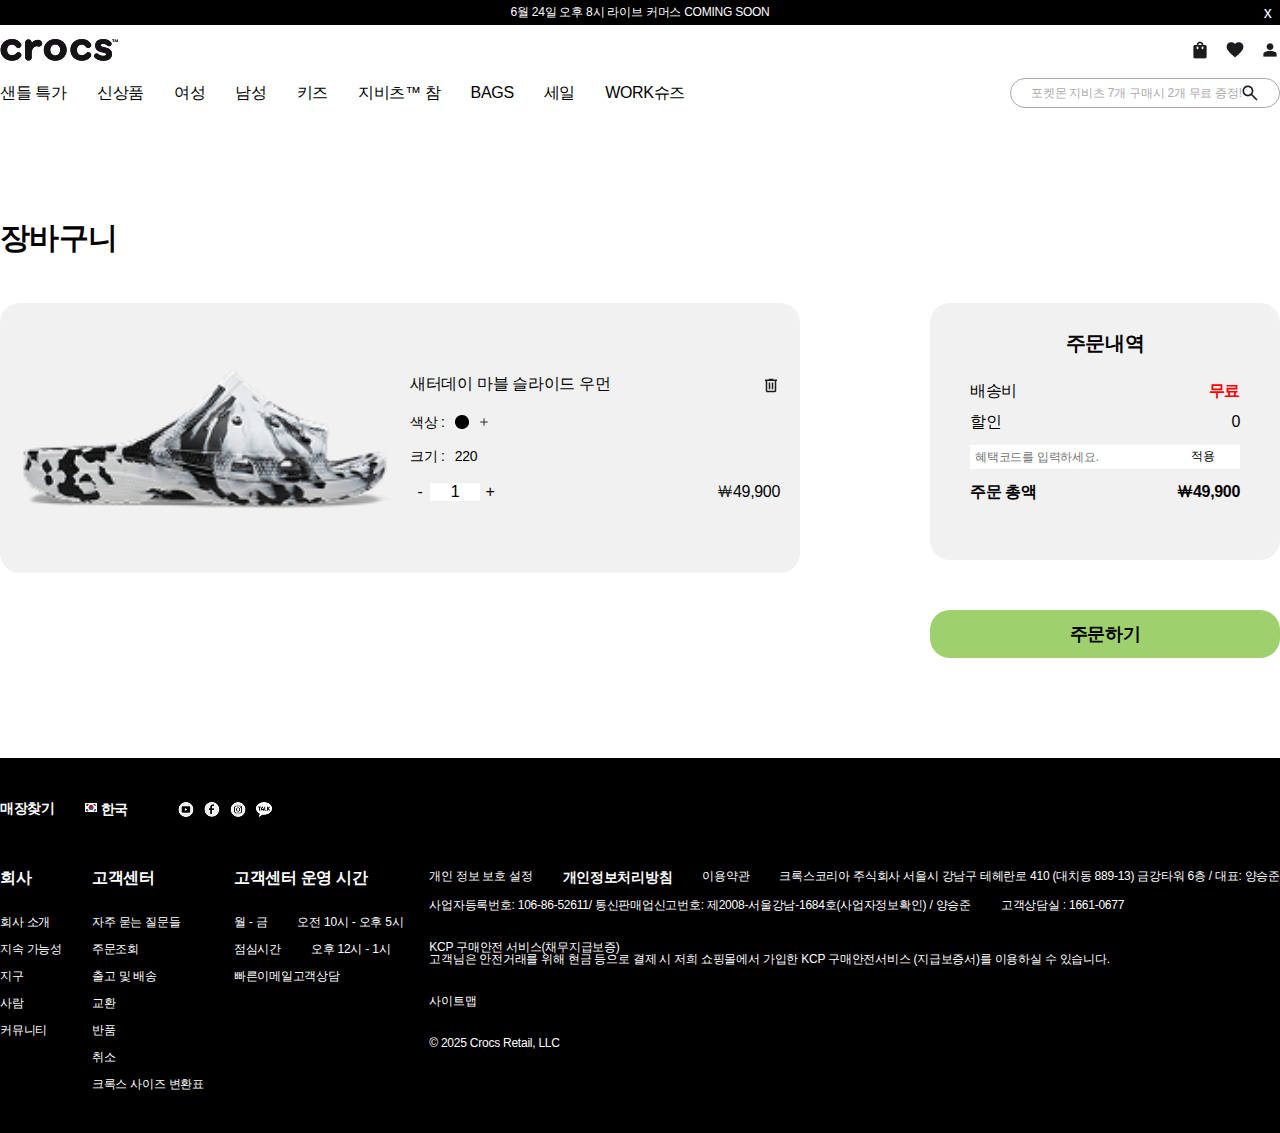
<file: cart.html>
<!DOCTYPE html>
<html lang="ko">
<head>
    <meta charset="UTF-8">
    <meta name="viewport" content="width=device-width, initial-scale=1.0">
    <title>장바구니 | 크록스 코리아 공식 홈페이지</title>
    <link rel="stylesheet" href="./styles/reset.css">
    <link rel="stylesheet" href="./styles/common.css">
    <link rel="stylesheet" href="./styles/cart.css">
    <link rel="stylesheet" href="./styles/responsive.css">
    <link rel="icon" href="./images/favicon.png" type="image/png">
    <script src="./scripts/cart.js" defer></script>
</head>
<body>
    <header>
        <div class="long_banner">
            <p>6월 24일 오후 8시 라이브 커머스 COMING SOON</p>
            <button type="button">x</button>
        </div>
        <div class="header_container">
            <div class="header_top">
                <h1><a href="./index.html"><img src="./images/logo.png" alt="크록스"></a></h1>
                <div class="menu_wrap">
                    <a href="#" class="search"><img src="./images/search.png" alt="검색하기"></a>
                    <a href="./cart.html" class="cart"><img src="./images/cart.png" alt="장바구니"></a>
                    <a href="#" class="wishlist"><img src="./images/wishlist.png" alt="위시리스트"></a>
                    <a href="./login.html" class="login"><img src="./images/my.png" alt="나의 메뉴"></a>
                    <a href="#" class="more_menu"><img src="./images/menu.png" alt="메뉴더보기"></a>
                    <a href="#" class="more_menu2"><img src="./images/menu.png" alt="메뉴더보기"></a>
                    <div class="hidden_menu_tablet"><!-- 태블릿에서 등장 -->
                        <ul>
                            <li>
                                <a href="#">여성</a>
                                <ul class="depth2">
                                    <li>
                                        <a href="">슈즈 종류</a>
                                        <ul class="depth3">
                                            <li><a href="">클로그</a></li>
                                            <li><a href="">플랫/스니커즈/로퍼/메리제인</a></li>
                                            <li><a href="">샌들/웨지</a></li>
                                            <li><a href="">플립/슬라이드</a></li>
                                            <li><a href="">지비츠™ 참</a></li>
                                            <li><a href="">털안감 라인드 클로그</a></li>
                                            <li><a href="">양말</a></li>
                                        </ul>
                                    </li>
                                    <li>
                                        <a href="">여성 컬렉션</a>
                                        <ul class="depth3">
                                            <li><a href="">NEW 클래식 컬렉션</a></li>
                                            <li><a href="">NEW 소호 컬렉션</a></li>
                                            <li><a href="">하이츠 컬렉션</a></li>
                                            <li><a href="">스타일 샌들</a></li>
                                            <li><a href="">온라인 한정</a></li>
                                            <li><a href=""><span>여성용 슈즈 모두 보기</span></a></li>
                                        </ul>
                                    </li>
                                </ul>
                            </li>
                            <li>
                                <a href="#">남성</a>
                                <ul class="depth2">
                                    <li>
                                        <a href="">슈즈 종류</a>
                                        <ul class="depth3">
                                            <li><a href="">클로그</a></li>
                                            <li><a href="">슬립온/스니커즈</a></li>
                                            <li><a href="">샌들</a></li>
                                            <li><a href="">플립/슬라이드</a></li>
                                            <li><a href="">지비츠™ 참</a></li>
                                            <li><a href="">양말</a></li>
                                        </ul>
                                    </li>
                                    <li>
                                        <a href="">남성 컬렉션</a>
                                        <ul class="depth3">
                                            <li><a href="">NEW 에코 컬렉션</a></li>
                                            <li><a href="">인모션 컬렉션</a></li>
                                            <li><a href="">스니커즈</a></li>
                                            <li><a href="">듀엣 맥스</a></li>
                                            <li><a href="">온라인 한정</a></li>
                                            <li><a href=""><span>남성용 슈즈 모두 보기</span></a></li>
                                        </ul>
                                    </li>
                                </ul>
                            </li>
                            <li>
                                <a href="#">키즈</a>
                                <ul class="depth2">
                                    <li>
                                        <a href="">토들러(165mm 이하)</a>
                                        <ul class="depth3">
                                            <li><a href="">클로그</a></li>
                                            <li><a href="">부츠/레인부츠</a></li>
                                            <li><a href="">샌들/플랫</a></li>
                                        </ul>
                                    </li>
                                    <li>
                                        <a href="">키즈(175mm 이상)</a>
                                        <ul class="depth3">
                                            <li><a href="">클로그</a></li>
                                            <li><a href="">부츠/레인부츠</a></li>
                                            <li><a href="">샌들/플랫</a></li>
                                        </ul>
                                    </li>
                                    <li>
                                        <a href="">키즈 컬렉션</a>
                                        <ul class="depth3">
                                            <li><a href="">클래식 아이템</a></li>
                                            <li><a href="">클래식</a></li>
                                            <li><a href="">캐릭터샵</a></li>
                                            <li><a href="">온라인 한정</a></li>
                                            <li><a href=""><span>키즈 슈즈 모두 보기</span></a></li>
                                        </ul>
                                    </li>
                                </ul>
                            </li>
                            <li>
                                <a href="#">지비츠™ 참</a>
                                <ul class="depth2">
                                    <li><a href="">모든 지비츠™ 참</a></li>
                                    <li><a href="">싱글 지비츠™ 참</a></li>
                                    <li><a href="">팩 지비츠™ 참</a></li>
                                    <li><a href="">신상품</a></li>
                                </ul>
                            </li>
                            <li>
                                <a href="#">BAGS</a>
                                <ul class="depth2">
                                    <li>
                                        <a href="">BAGS</a>
                                        <ul class="depth3">
                                            <li><a href="">BAGS 모두보기</a></li>
                                        </ul>
                                    </li>
                                    <li>
                                        <a href="">BAGS 종류</a>
                                        <ul class="depth3">
                                            <li><a href="">크록스 백 & 벨트 백</a></li>
                                            <li><a href="">백팩</a></li>
                                            <li><a href="">도트백</a></li>
                                        </ul>
                                    </li>
                                    <li><a href="">BAGS 꾸미기</a></li>
                                </ul>
                            </li>
                            <li>
                                <a href="#">세일</a>
                                <ul class="depth2">
                                    <li>
                                        <ul class="depth_list">
                                            <li><a href="">여성</a></li>
                                            <li><a href="">남성</a></li>
                                            <li><a href="">키즈</a></li>
                                            <li><a href="">지비츠™ 참</a></li>
                                            <li><a href="">세일 모두보기</a></li>
                                        </ul>
                                        <ul class="depth3">
                                            <li><a href="">1만 원 이하</a></li>
                                            <li><a href="">1만 원 대</a></li>
                                            <li><a href="">2만 원 대</a></li>
                                            <li><a href="">3만 원 대</a></li>
                                            <li><a href="">4만 원 이상</a></li>
                                        </ul>
                                    </li>
                                    <li>
                                        <a href="">키즈(175mm 이상)</a>
                                        <ul class="depth3">
                                            <li><a href="">클로그</a></li>
                                            <li><a href="">부츠/레인부츠</a></li>
                                            <li><a href="">샌들/플랫</a></li>
                                        </ul>
                                    </li>
                                    <li>
                                        <a href="">키즈 컬렉션</a>
                                        <ul class="depth3">
                                            <li><a href="">클래식 아이템</a></li>
                                            <li><a href="">클래식</a></li>
                                            <li><a href="">캐릭터샵</a></li>
                                            <li><a href="">온라인 한정</a></li>
                                            <li><a href=""><span>키즈 슈즈 모두 보기</span></a></li>
                                        </ul>
                                    </li>
                                </ul>
                            </li>
                            <li>
                                <a href="#">WORK슈즈</a>
                                <ul class="depth2">
                                    <li>
                                        <a href="">워크슈즈</a>
                                        <ul class="depth3">
                                            <li><a href="">워크슈즈 모두보기</a></li>
                                        </ul>
                                    </li>
                                </ul>
                            </li>
                        </ul>
                        <button type="button">x</button>
                    </div>
                    <div class="hidden_menu"><!-- 모바일에서 등장 -->
                        <ul class="hidden_list">
                            <li><button type="button" class="menu_close_btn">X</button></li>
                            <li><a href="#">샌들 특가</a></li>
                            <li><a href="#">신상품</a></li>
                            <li><a href="#">여성</a></li>
                            <li><a href="#">남성</a></li>
                            <li><a href="#">키즈</a></li>
                            <li> <a href="#">지비츠™ 참</a></li>
                            <li><a href="#">BAGS</a></li>
                            <li><a href="#">시즌오프</a></li>
                            <li><a href="#">워크슈즈</a></li>
                        </ul>
                    </div>
                </div>
            </div>
            <div class="header_bottom">
                <ul class="gnb_menu_wrap">
                    <li><a href="#">샌들 특가</a></li>
                    <li><a href="#">신상품</a></li>
                    <li class="depth1">
                        <a href="#">여성</a>
                        <ul class="depth2">
                            <li>
                                <a href="">슈즈 종류</a>
                                <ul class="depth3">
                                    <li><a href="">클로그</a></li>
                                    <li><a href="">플랫/스니커즈/로퍼/메리제인</a></li>
                                    <li><a href="">샌들/웨지</a></li>
                                    <li><a href="">플립/슬라이드</a></li>
                                    <li><a href="">지비츠™ 참</a></li>
                                    <li><a href="">털안감 라인드 클로그</a></li>
                                    <li><a href="">양말</a></li>
                                </ul>
                            </li>
                            <li>
                                <a href="">여성 컬렉션</a>
                                <ul class="depth3">
                                    <li><a href="">NEW 클래식 컬렉션</a></li>
                                    <li><a href="">NEW 소호 컬렉션</a></li>
                                    <li><a href="">하이츠 컬렉션</a></li>
                                    <li><a href="">스타일 샌들</a></li>
                                    <li><a href="">온라인 한정</a></li>
                                    <li><a href=""><span>여성용 슈즈 모두 보기</span></a></li>
                                </ul>
                            </li>
                        </ul>
                    </li>
                    <li class="depth1">
                        <a href="#">남성</a>
                        <ul class="depth2">
                            <li>
                                <a href="">슈즈 종류</a>
                                <ul class="depth3">
                                    <li><a href="">클로그</a></li>
                                    <li><a href="">슬립온/스니커즈</a></li>
                                    <li><a href="">샌들</a></li>
                                    <li><a href="">플립/슬라이드</a></li>
                                    <li><a href="">지비츠™ 참</a></li>
                                    <li><a href="">양말</a></li>
                                </ul>
                            </li>
                            <li>
                                <a href="">남성 컬렉션</a>
                                <ul class="depth3">
                                    <li><a href="">NEW 에코 컬렉션</a></li>
                                    <li><a href="">인모션 컬렉션</a></li>
                                    <li><a href="">스니커즈</a></li>
                                    <li><a href="">듀엣 맥스</a></li>
                                    <li><a href="">온라인 한정</a></li>
                                    <li><a href=""><span>남성용 슈즈 모두 보기</span></a></li>
                                </ul>
                            </li>
                        </ul>
                    </li>
                    <li class="depth1">
                        <a href="#">키즈</a>
                        <ul class="depth2">
                            <li>
                                <a href="">토들러(165mm 이하)</a>
                                <ul class="depth3">
                                    <li><a href="">클로그</a></li>
                                    <li><a href="">부츠/레인부츠</a></li>
                                    <li><a href="">샌들/플랫</a></li>
                                </ul>
                            </li>
                            <li>
                                <a href="">키즈(175mm 이상)</a>
                                <ul class="depth3">
                                    <li><a href="">클로그</a></li>
                                    <li><a href="">부츠/레인부츠</a></li>
                                    <li><a href="">샌들/플랫</a></li>
                                </ul>
                            </li>
                            <li>
                                <a href="">키즈 컬렉션</a>
                                <ul class="depth3">
                                    <li><a href="">클래식 아이템</a></li>
                                    <li><a href="">클래식</a></li>
                                    <li><a href="">캐릭터샵</a></li>
                                    <li><a href="">온라인 한정</a></li>
                                    <li><a href=""><span>키즈 슈즈 모두 보기</span></a></li>
                                </ul>
                            </li>
                        </ul>
                    </li>
                    <li class="depth1">
                        <a href="#">지비츠™ 참</a>
                        <ul class="depth2">
                            <li><a href="">모든 지비츠™ 참</a></li>
                            <li><a href="">싱글 지비츠™ 참</a></li>
                            <li><a href="">팩 지비츠™ 참</a></li>
                            <li><a href="">신상품</a></li>
                        </ul>
                    </li>
                    <li class="depth1">
                        <a href="#">BAGS</a>
                        <ul class="depth2">
                            <li>
                                <a href="">BAGS</a>
                                <ul class="depth3">
                                    <li><a href="">BAGS 모두보기</a></li>
                                </ul>
                            </li>
                            <li>
                                <a href="">BAGS 종류</a>
                                <ul class="depth3">
                                    <li><a href="">크록스 백 & 벨트 백</a></li>
                                    <li><a href="">백팩</a></li>
                                    <li><a href="">도트백</a></li>
                                </ul>
                            </li>
                            <li><a href="">BAGS 꾸미기</a></li>
                        </ul>
                    </li>
                    <li class="depth1">
                        <a href="#">세일</a>
                        <ul class="depth2">
                            <li>
                                <ul class="depth_list">
                                    <li><a href="">여성</a></li>
                                    <li><a href="">남성</a></li>
                                    <li><a href="">키즈</a></li>
                                    <li><a href="">지비츠™ 참</a></li>
                                    <li><a href="">세일 모두보기</a></li>
                                </ul>
                                <ul class="depth3">
                                    <li><a href="">1만 원 이하</a></li>
                                    <li><a href="">1만 원 대</a></li>
                                    <li><a href="">2만 원 대</a></li>
                                    <li><a href="">3만 원 대</a></li>
                                    <li><a href="">4만 원 이상</a></li>
                                </ul>
                            </li>
                            <li>
                                <a href="">키즈(175mm 이상)</a>
                                <ul class="depth3">
                                    <li><a href="">클로그</a></li>
                                    <li><a href="">부츠/레인부츠</a></li>
                                    <li><a href="">샌들/플랫</a></li>
                                </ul>
                            </li>
                            <li>
                                <a href="">키즈 컬렉션</a>
                                <ul class="depth3">
                                    <li><a href="">클래식 아이템</a></li>
                                    <li><a href="">클래식</a></li>
                                    <li><a href="">캐릭터샵</a></li>
                                    <li><a href="">온라인 한정</a></li>
                                    <li><a href=""><span>키즈 슈즈 모두 보기</span></a></li>
                                </ul>
                            </li>
                        </ul>
                    </li>
                    <li class="depth1">
                        <a href="#">WORK슈즈</a>
                        <ul class="depth2">
                            <li>
                                <a href="">워크슈즈</a>
                                <ul class="depth3">
                                    <li><a href="">워크슈즈 모두보기</a></li>
                                </ul>
                            </li>
                        </ul>
                    </li>
                </ul>
                <div class="search_wrap">
                    <input type="text" placeholder="포켓몬 지비츠 7개 구매시 2개 무료 증정!"><img src="./images/search.png" alt="">
                </div>
            </div>
        </div>
    </header>
    <main>
        <section class="cart_container">
            <h2>장바구니</h2>
            <div class="cart_all_container">
                <div class="cart_list_container">
                    <div class="cart_list_wrap">
                        <a href="#"><img src="./images/main_new01.png" alt=""></a>
                        <div class="cart_list_content">
                            <div class="cart_product_name_wrap">
                                <a href="#" class="product_name">새터데이 마블 슬라이드 우먼</a>
                                <img src="./images/delete.png" alt="" class="delete_btn">
                            </div>
                            <div class="cart_color_wrap">
                                <p>색상 : 
                                    <img src="./images/color_black.png" alt="블랙">
                                    <button type="button"><img src="./images/more.png" alt=""></button>
                                </p>
                                <!-- 클릭 시 나오는 색상 리스트 -->
                                <div class="cart_color_list">
                                    <button type="button"><img src="./images/color_black.png" alt="블랙" title="블랙"></button>
                                </div>
                            </div>
                            <div class="cart_size_wrap">
                                <p>크기 : </p>
                                <select>
                                    <option>220</option>
                                    <option>230</option>
                                    <option>240</option>
                                    <option>250</option>
                                    <option>260</option>
                                    <option>270</option>
                                    <option>280</option>
                                </select>
                            </div>
                            <div class="cart_num_price_wrap">
                                <div class="cart_num">
                                    <button type="button" class="minus">-</button>
                                    <input type="number" value="1">
                                    <button type="button" class="plus">+</button>
                                </div>
                                <p class="price">￦49,900</p>
                            </div>
                        </div>
                    </div>
                </div>
                <div class="cart_order_container">
                    <div class="order_wrap">
                        <h3>주문내역</h3>
                        <dl class="cart_order_wrap">
                            <dt>배송비</dt>
                            <dd><span>무료</span></dd>
                            <dt>할인</dt>
                            <dd class="sale">0</dd>
                            <dt></dt>
                            <dd>
                                <input type="text" class="copon_code" placeholder="혜택코드를 입력하세요.">
                                <button type="button" class="copon_btn">적용</button>
                                <p class="copon_error">코드가 올바르지 않습니다.</p>
                            </dd>
                            <dt class="order_all_price">주문 총액</dt>
                            <dd class="all_price">￦49,900</dd>
                        </dl>
                    </div>
                    <button type="button" class="order_btn">주문하기</button>
                </div>
            </div>
        </section>
    </main>
    <footer>
        <div class="footer_container">
            <div class="footer_top">
                <p class="store_search"><a href="#">매장찾기</a></p>
                <p class="korea"><a href="#"><img src="./images/korea.png" alt="한국"> 한국</a></p>
                <div class="sns_wrap">
                    <a href="#"><img src="./images/footer_youture.png" alt="유튜브"></a>
                    <a href="#"><img src="./images/footer_facebook.png" alt="페이스북"></a>
                    <a href="#"><img src="./images/footer_instar.png" alt="인스타그램"></a>
                    <a href="#"><img src="./images/footer_kakao.png" alt="카카오톡"></a>
                </div>
            </div>
            <div class="footer_bottom">
                <div class="footer_bottom_left">
                    <ul class="fnb">
                        <li>
                            회사
                            <ul class="depth1">
                                <li><a href="#">회사 소개</a></li>
                                <li><a href="#">지속 가능성</a></li>
                                <li><a href="#">지구</a></li>
                                <li><a href="#">사람</a></li>
                                <li><a href="#">커뮤니티</a></li>
                            </ul>
                        </li>
                        <li>
                            고객센터
                            <ul class="depth1">
                                <li><a href="#">자주 묻는 질문들</a></li>
                                <li><a href="#">주문조회</a></li>
                                <li><a href="#">출고 및 배송</a></li>
                                <li><a href="#">교환</a></li>
                                <li><a href="#">반품</a></li>
                                <li><a href="#">취소</a></li>
                                <li><a href="#">크록스 사이즈 변환표</a></li>
                            </ul>
                        </li>
                        <li>
                            고객센터 운영 시간
                            <ul class="depth1">
                                <li>
                                    <p><span>월 - 금</span></p>
                                    <p>오전 10시 - 오후 5시</p>
                                </li>
                                <li>
                                    <p><span>점심시간</span></p>
                                    <p>오후 12시 - 1시</p>
                                </li>
                                <li><a href="#">빠른이메일고객상담</a></li>
                            </ul>
                        </li>
                    </ul>
                </div>
                <div class="footer_bottom_right">
                    <ul class="footer_info">
                        <li><a href="#">개인 정보 보호 설정</a></li>
                        <li><a href="#"><span>개인정보처리방침</span></a></li>
                        <li><a href="#">이용약관</a></li>
                        <li>크록스코리아 주식회사 서울시 강남구 테헤란로 410 (대치동 889-13) 금강타워 6층 / 대표: 양승준</li>
                    </ul>
                    <div class="num">
                        <p>사업자등록번호: 106-86-52611/ 통신판매업신고번호: 제2008-서울강남-1684호(사업자정보확인) / 양승준</p>
                        <p>고객상담실 : 1661-0677</p>
                    </div>
                    <div class="kcp">
                        <p>KCP 구매안전 서비스(채무지급보증)</p>
                        <p>고객님은 안전거래를 위해 현금 등으로 결제 시 저희 쇼핑몰에서 가입한 KCP 구매안전서비스 (지급보증서)를 이용하실 수 있습니다.</p>
                    </div>
                    <p class="site_map"><a href="#">사이트맵</a></p>
                    <p class="copy">&copy; 2025 Crocs Retail, LLC</p>
                </div>
            </div>
        </div>
    </footer>
</body>
</html>
</file>
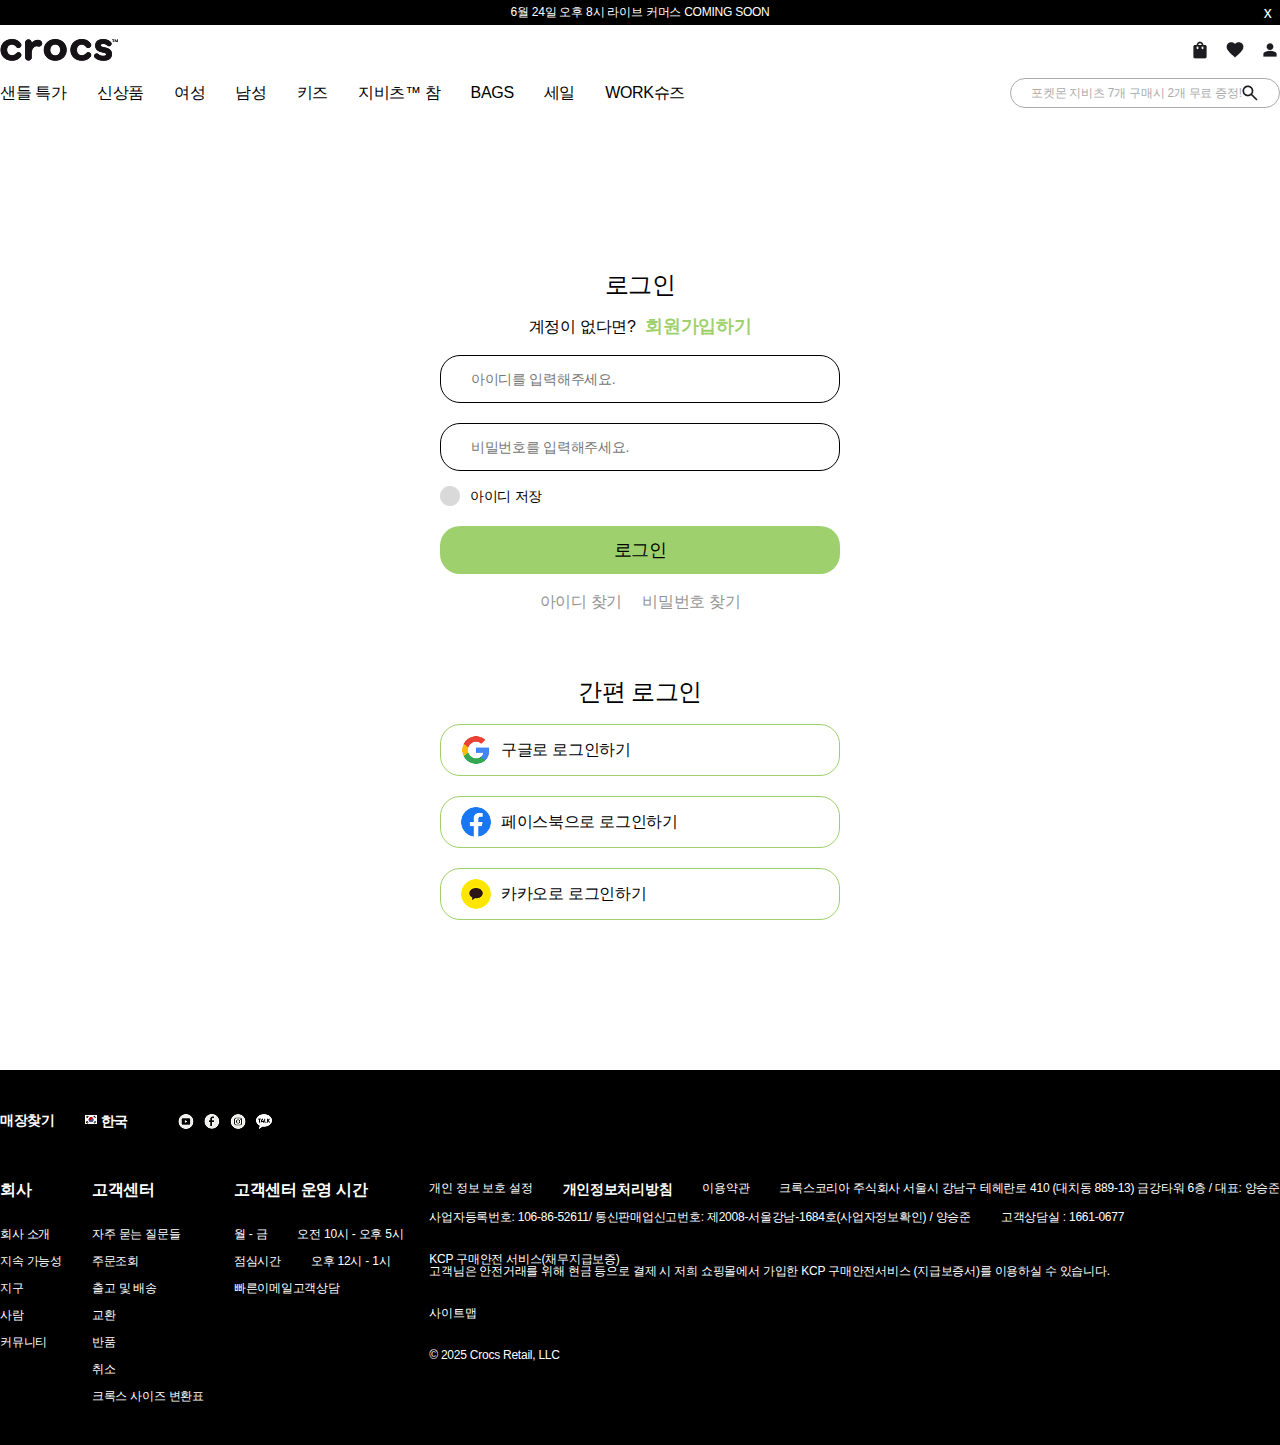
<file: login.html>
<!DOCTYPE html>
<html lang="ko">
<head>
    <meta charset="UTF-8">
    <meta name="viewport" content="width=device-width, initial-scale=1.0">
    <title>로그인 | 크록스 코리아 공식 홈페이지</title>
    <link rel="stylesheet" href="./styles/reset.css">
    <link rel="stylesheet" href="./styles/common.css">
    <link rel="stylesheet" href="./styles/login.css">
    <link rel="stylesheet" href="./styles/responsive.css">
    <link rel="icon" href="./images/favicon.png" type="image/png">
    <script src="./scripts/login.js" defer></script>
</head>
<body>
    <header>
        <div class="long_banner">
            <p>6월 24일 오후 8시 라이브 커머스 COMING SOON</p>
            <button type="button">x</button>
        </div>
        <div class="header_container">
            <div class="header_top">
                <h1><a href="./index.html"><img src="./images/logo.png" alt="크록스"></a></h1>
                <div class="menu_wrap">
                    <a href="#" class="search"><img src="./images/search.png" alt="검색하기"></a>
                    <a href="#" class="cart"><img src="./images/cart.png" alt="장바구니"></a>
                    <a href="#" class="wishlist"><img src="./images/wishlist.png" alt="위시리스트"></a>
                    <a href="./login.html" class="login"><img src="./images/my.png" alt="나의 메뉴"></a>
                    <a href="#" class="more_menu"><img src="./images/menu.png" alt="메뉴더보기"></a>
                    <a href="#" class="more_menu2"><img src="./images/menu.png" alt="메뉴더보기"></a>
                    <div class="hidden_menu_tablet"><!-- 태블릿에서 등장 -->
                        <ul>
                            <li>
                                <a href="#">여성</a>
                                <ul class="depth2">
                                    <li>
                                        <a href="">슈즈 종류</a>
                                        <ul class="depth3">
                                            <li><a href="">클로그</a></li>
                                            <li><a href="">플랫/스니커즈/로퍼/메리제인</a></li>
                                            <li><a href="">샌들/웨지</a></li>
                                            <li><a href="">플립/슬라이드</a></li>
                                            <li><a href="">지비츠™ 참</a></li>
                                            <li><a href="">털안감 라인드 클로그</a></li>
                                            <li><a href="">양말</a></li>
                                        </ul>
                                    </li>
                                    <li>
                                        <a href="">여성 컬렉션</a>
                                        <ul class="depth3">
                                            <li><a href="">NEW 클래식 컬렉션</a></li>
                                            <li><a href="">NEW 소호 컬렉션</a></li>
                                            <li><a href="">하이츠 컬렉션</a></li>
                                            <li><a href="">스타일 샌들</a></li>
                                            <li><a href="">온라인 한정</a></li>
                                            <li><a href=""><span>여성용 슈즈 모두 보기</span></a></li>
                                        </ul>
                                    </li>
                                </ul>
                            </li>
                            <li>
                                <a href="#">남성</a>
                                <ul class="depth2">
                                    <li>
                                        <a href="">슈즈 종류</a>
                                        <ul class="depth3">
                                            <li><a href="">클로그</a></li>
                                            <li><a href="">슬립온/스니커즈</a></li>
                                            <li><a href="">샌들</a></li>
                                            <li><a href="">플립/슬라이드</a></li>
                                            <li><a href="">지비츠™ 참</a></li>
                                            <li><a href="">양말</a></li>
                                        </ul>
                                    </li>
                                    <li>
                                        <a href="">남성 컬렉션</a>
                                        <ul class="depth3">
                                            <li><a href="">NEW 에코 컬렉션</a></li>
                                            <li><a href="">인모션 컬렉션</a></li>
                                            <li><a href="">스니커즈</a></li>
                                            <li><a href="">듀엣 맥스</a></li>
                                            <li><a href="">온라인 한정</a></li>
                                            <li><a href=""><span>남성용 슈즈 모두 보기</span></a></li>
                                        </ul>
                                    </li>
                                </ul>
                            </li>
                            <li>
                                <a href="#">키즈</a>
                                <ul class="depth2">
                                    <li>
                                        <a href="">토들러(165mm 이하)</a>
                                        <ul class="depth3">
                                            <li><a href="">클로그</a></li>
                                            <li><a href="">부츠/레인부츠</a></li>
                                            <li><a href="">샌들/플랫</a></li>
                                        </ul>
                                    </li>
                                    <li>
                                        <a href="">키즈(175mm 이상)</a>
                                        <ul class="depth3">
                                            <li><a href="">클로그</a></li>
                                            <li><a href="">부츠/레인부츠</a></li>
                                            <li><a href="">샌들/플랫</a></li>
                                        </ul>
                                    </li>
                                    <li>
                                        <a href="">키즈 컬렉션</a>
                                        <ul class="depth3">
                                            <li><a href="">클래식 아이템</a></li>
                                            <li><a href="">클래식</a></li>
                                            <li><a href="">캐릭터샵</a></li>
                                            <li><a href="">온라인 한정</a></li>
                                            <li><a href=""><span>키즈 슈즈 모두 보기</span></a></li>
                                        </ul>
                                    </li>
                                </ul>
                            </li>
                            <li>
                                <a href="#">지비츠™ 참</a>
                                <ul class="depth2">
                                    <li><a href="">모든 지비츠™ 참</a></li>
                                    <li><a href="">싱글 지비츠™ 참</a></li>
                                    <li><a href="">팩 지비츠™ 참</a></li>
                                    <li><a href="">신상품</a></li>
                                </ul>
                            </li>
                            <li>
                                <a href="#">BAGS</a>
                                <ul class="depth2">
                                    <li>
                                        <a href="">BAGS</a>
                                        <ul class="depth3">
                                            <li><a href="">BAGS 모두보기</a></li>
                                        </ul>
                                    </li>
                                    <li>
                                        <a href="">BAGS 종류</a>
                                        <ul class="depth3">
                                            <li><a href="">크록스 백 & 벨트 백</a></li>
                                            <li><a href="">백팩</a></li>
                                            <li><a href="">도트백</a></li>
                                        </ul>
                                    </li>
                                    <li><a href="">BAGS 꾸미기</a></li>
                                </ul>
                            </li>
                            <li>
                                <a href="#">세일</a>
                                <ul class="depth2">
                                    <li>
                                        <ul class="depth_list">
                                            <li><a href="">여성</a></li>
                                            <li><a href="">남성</a></li>
                                            <li><a href="">키즈</a></li>
                                            <li><a href="">지비츠™ 참</a></li>
                                            <li><a href="">세일 모두보기</a></li>
                                        </ul>
                                        <ul class="depth3">
                                            <li><a href="">1만 원 이하</a></li>
                                            <li><a href="">1만 원 대</a></li>
                                            <li><a href="">2만 원 대</a></li>
                                            <li><a href="">3만 원 대</a></li>
                                            <li><a href="">4만 원 이상</a></li>
                                        </ul>
                                    </li>
                                    <li>
                                        <a href="">키즈(175mm 이상)</a>
                                        <ul class="depth3">
                                            <li><a href="">클로그</a></li>
                                            <li><a href="">부츠/레인부츠</a></li>
                                            <li><a href="">샌들/플랫</a></li>
                                        </ul>
                                    </li>
                                    <li>
                                        <a href="">키즈 컬렉션</a>
                                        <ul class="depth3">
                                            <li><a href="">클래식 아이템</a></li>
                                            <li><a href="">클래식</a></li>
                                            <li><a href="">캐릭터샵</a></li>
                                            <li><a href="">온라인 한정</a></li>
                                            <li><a href=""><span>키즈 슈즈 모두 보기</span></a></li>
                                        </ul>
                                    </li>
                                </ul>
                            </li>
                            <li>
                                <a href="#">WORK슈즈</a>
                                <ul class="depth2">
                                    <li>
                                        <a href="">워크슈즈</a>
                                        <ul class="depth3">
                                            <li><a href="">워크슈즈 모두보기</a></li>
                                        </ul>
                                    </li>
                                </ul>
                            </li>
                        </ul>
                        <button type="button">x</button>
                    </div>
                    <div class="hidden_menu"><!-- 모바일에서 등장 -->
                        <ul class="hidden_list">
                            <li><button type="button" class="menu_close_btn">X</button></li>
                            <li><a href="#">샌들 특가</a></li>
                            <li><a href="#">신상품</a></li>
                            <li><a href="#">여성</a></li>
                            <li><a href="#">남성</a></li>
                            <li><a href="#">키즈</a></li>
                            <li> <a href="#">지비츠™ 참</a></li>
                            <li><a href="#">BAGS</a></li>
                            <li><a href="#">시즌오프</a></li>
                            <li><a href="#">워크슈즈</a></li>
                        </ul>
                    </div>
                </div>
            </div>
            <div class="header_bottom">
                <ul class="gnb_menu_wrap">
                    <li><a href="#">샌들 특가</a></li>
                    <li><a href="#">신상품</a></li>
                    <li class="depth1">
                        <a href="#">여성</a>
                        <ul class="depth2">
                            <li>
                                <a href="">슈즈 종류</a>
                                <ul class="depth3">
                                    <li><a href="">클로그</a></li>
                                    <li><a href="">플랫/스니커즈/로퍼/메리제인</a></li>
                                    <li><a href="">샌들/웨지</a></li>
                                    <li><a href="">플립/슬라이드</a></li>
                                    <li><a href="">지비츠™ 참</a></li>
                                    <li><a href="">털안감 라인드 클로그</a></li>
                                    <li><a href="">양말</a></li>
                                </ul>
                            </li>
                            <li>
                                <a href="">여성 컬렉션</a>
                                <ul class="depth3">
                                    <li><a href="">NEW 클래식 컬렉션</a></li>
                                    <li><a href="">NEW 소호 컬렉션</a></li>
                                    <li><a href="">하이츠 컬렉션</a></li>
                                    <li><a href="">스타일 샌들</a></li>
                                    <li><a href="">온라인 한정</a></li>
                                    <li><a href=""><span>여성용 슈즈 모두 보기</span></a></li>
                                </ul>
                            </li>
                        </ul>
                    </li>
                    <li class="depth1">
                        <a href="#">남성</a>
                        <ul class="depth2">
                            <li>
                                <a href="">슈즈 종류</a>
                                <ul class="depth3">
                                    <li><a href="">클로그</a></li>
                                    <li><a href="">슬립온/스니커즈</a></li>
                                    <li><a href="">샌들</a></li>
                                    <li><a href="">플립/슬라이드</a></li>
                                    <li><a href="">지비츠™ 참</a></li>
                                    <li><a href="">양말</a></li>
                                </ul>
                            </li>
                            <li>
                                <a href="">남성 컬렉션</a>
                                <ul class="depth3">
                                    <li><a href="">NEW 에코 컬렉션</a></li>
                                    <li><a href="">인모션 컬렉션</a></li>
                                    <li><a href="">스니커즈</a></li>
                                    <li><a href="">듀엣 맥스</a></li>
                                    <li><a href="">온라인 한정</a></li>
                                    <li><a href=""><span>남성용 슈즈 모두 보기</span></a></li>
                                </ul>
                            </li>
                        </ul>
                    </li>
                    <li class="depth1">
                        <a href="#">키즈</a>
                        <ul class="depth2">
                            <li>
                                <a href="">토들러(165mm 이하)</a>
                                <ul class="depth3">
                                    <li><a href="">클로그</a></li>
                                    <li><a href="">부츠/레인부츠</a></li>
                                    <li><a href="">샌들/플랫</a></li>
                                </ul>
                            </li>
                            <li>
                                <a href="">키즈(175mm 이상)</a>
                                <ul class="depth3">
                                    <li><a href="">클로그</a></li>
                                    <li><a href="">부츠/레인부츠</a></li>
                                    <li><a href="">샌들/플랫</a></li>
                                </ul>
                            </li>
                            <li>
                                <a href="">키즈 컬렉션</a>
                                <ul class="depth3">
                                    <li><a href="">클래식 아이템</a></li>
                                    <li><a href="">클래식</a></li>
                                    <li><a href="">캐릭터샵</a></li>
                                    <li><a href="">온라인 한정</a></li>
                                    <li><a href=""><span>키즈 슈즈 모두 보기</span></a></li>
                                </ul>
                            </li>
                        </ul>
                    </li>
                    <li class="depth1">
                        <a href="#">지비츠™ 참</a>
                        <ul class="depth2">
                            <li><a href="">모든 지비츠™ 참</a></li>
                            <li><a href="">싱글 지비츠™ 참</a></li>
                            <li><a href="">팩 지비츠™ 참</a></li>
                            <li><a href="">신상품</a></li>
                        </ul>
                    </li>
                    <li class="depth1">
                        <a href="#">BAGS</a>
                        <ul class="depth2">
                            <li>
                                <a href="">BAGS</a>
                                <ul class="depth3">
                                    <li><a href="">BAGS 모두보기</a></li>
                                </ul>
                            </li>
                            <li>
                                <a href="">BAGS 종류</a>
                                <ul class="depth3">
                                    <li><a href="">크록스 백 & 벨트 백</a></li>
                                    <li><a href="">백팩</a></li>
                                    <li><a href="">도트백</a></li>
                                </ul>
                            </li>
                            <li><a href="">BAGS 꾸미기</a></li>
                        </ul>
                    </li>
                    <li class="depth1">
                        <a href="#">세일</a>
                        <ul class="depth2">
                            <li>
                                <ul class="depth_list">
                                    <li><a href="">여성</a></li>
                                    <li><a href="">남성</a></li>
                                    <li><a href="">키즈</a></li>
                                    <li><a href="">지비츠™ 참</a></li>
                                    <li><a href="">세일 모두보기</a></li>
                                </ul>
                                <ul class="depth3">
                                    <li><a href="">1만 원 이하</a></li>
                                    <li><a href="">1만 원 대</a></li>
                                    <li><a href="">2만 원 대</a></li>
                                    <li><a href="">3만 원 대</a></li>
                                    <li><a href="">4만 원 이상</a></li>
                                </ul>
                            </li>
                            <li>
                                <a href="">키즈(175mm 이상)</a>
                                <ul class="depth3">
                                    <li><a href="">클로그</a></li>
                                    <li><a href="">부츠/레인부츠</a></li>
                                    <li><a href="">샌들/플랫</a></li>
                                </ul>
                            </li>
                            <li>
                                <a href="">키즈 컬렉션</a>
                                <ul class="depth3">
                                    <li><a href="">클래식 아이템</a></li>
                                    <li><a href="">클래식</a></li>
                                    <li><a href="">캐릭터샵</a></li>
                                    <li><a href="">온라인 한정</a></li>
                                    <li><a href=""><span>키즈 슈즈 모두 보기</span></a></li>
                                </ul>
                            </li>
                        </ul>
                    </li>
                    <li class="depth1">
                        <a href="#">WORK슈즈</a>
                        <ul class="depth2">
                            <li>
                                <a href="">워크슈즈</a>
                                <ul class="depth3">
                                    <li><a href="">워크슈즈 모두보기</a></li>
                                </ul>
                            </li>
                        </ul>
                    </li>
                </ul>
                <div class="search_wrap">
                    <input type="text" placeholder="포켓몬 지비츠 7개 구매시 2개 무료 증정!"><img src="./images/search.png" alt="">
                </div>
            </div>
        </div>
    </header>
    <main>
        <div class="login_container">
            <div class="login_wrap">
                <h2>로그인</h2>
                <p class="join">계정이 없다면?<a href="#">회원가입하기</a>
                <div class="login_content">
                    <div class="login_input_message_wrap">
                    <div class="login_input">
                        <input type="text" class="id" placeholder="아이디를 입력해주세요.">
                        <input type="password" class="pw" placeholder="비밀번호를 입력해주세요.">
                    </div>
                    <p class="error"><!--오류메시지 출력--></p>
                    </div>
                    <p class="auto_login"><img src="./images/login_off.png" alt="">아이디 저장</p>
                    <div class="login_btn_wrap">
                        <button type="button" class="login_btn">로그인</button>
                    </div>
                    <div class="id_pw_search">
                        <a href="#">아이디 찾기</a>
                        <a href="#">비밀번호 찾기</a>
                    </div>
                </div>
            </div>
            <div class="easy_login_wrap">
                <h2>간편 로그인</h2>
                <div class="easy_login_content">
                    <div class="easy_login">
                        <div class="easy">
                            <a href="#"><img src="./images/gogle_login.png" alt=""></a>
                            <span>구글로 로그인하기</span>
                        </div>
                        <div class="easy">
                            <a href="#"><img src="images/facebook_login.png" alt=""></a>
                            <span>페이스북으로 로그인하기</span>
                        </div>
                        <div class="easy">
                            <a href="#"><img src="./images/kakao_login.png" alt=""></a>
                            <span>카카오로 로그인하기</span>
                        </div>
                    </div>
                </div>
            </div>
        </div>
    </main>
    <footer>
        <div class="footer_container">
            <div class="footer_top">
                <p class="store_search"><a href="#">매장찾기</a></p>
                <p class="korea"><a href="#"><img src="./images/korea.png" alt="한국"> 한국</a></p>
                <div class="sns_wrap">
                    <a href="#"><img src="./images/footer_youture.png" alt="유튜브"></a>
                    <a href="#"><img src="./images/footer_facebook.png" alt="페이스북"></a>
                    <a href="#"><img src="./images/footer_instar.png" alt="인스타그램"></a>
                    <a href="#"><img src="./images/footer_kakao.png" alt="카카오톡"></a>
                </div>
            </div>
            <div class="footer_bottom">
                <div class="footer_bottom_left">
                    <ul class="fnb">
                        <li>
                            회사
                            <ul class="depth1">
                                <li><a href="#">회사 소개</a></li>
                                <li><a href="#">지속 가능성</a></li>
                                <li><a href="#">지구</a></li>
                                <li><a href="#">사람</a></li>
                                <li><a href="#">커뮤니티</a></li>
                            </ul>
                        </li>
                        <li>
                            고객센터
                            <ul class="depth1">
                                <li><a href="#">자주 묻는 질문들</a></li>
                                <li><a href="#">주문조회</a></li>
                                <li><a href="#">출고 및 배송</a></li>
                                <li><a href="#">교환</a></li>
                                <li><a href="#">반품</a></li>
                                <li><a href="#">취소</a></li>
                                <li><a href="#">크록스 사이즈 변환표</a></li>
                            </ul>
                        </li>
                        <li>
                            고객센터 운영 시간
                            <ul class="depth1">
                                <li>
                                    <p><span>월 - 금</span></p>
                                    <p>오전 10시 - 오후 5시</p>
                                </li>
                                <li>
                                    <p><span>점심시간</span></p>
                                    <p>오후 12시 - 1시</p>
                                </li>
                                <li><a href="#">빠른이메일고객상담</a></li>
                            </ul>
                        </li>
                    </ul>
                </div>
                <div class="footer_bottom_right">
                    <ul class="footer_info">
                        <li><a href="#">개인 정보 보호 설정</a></li>
                        <li><a href="#"><span>개인정보처리방침</span></a></li>
                        <li><a href="#">이용약관</a></li>
                        <li>크록스코리아 주식회사 서울시 강남구 테헤란로 410 (대치동 889-13) 금강타워 6층 / 대표: 양승준</li>
                    </ul>
                    <div class="num">
                        <p>사업자등록번호: 106-86-52611/ 통신판매업신고번호: 제2008-서울강남-1684호(사업자정보확인) / 양승준</p>
                        <p>고객상담실 : 1661-0677</p>
                    </div>
                    <div class="kcp">
                        <p>KCP 구매안전 서비스(채무지급보증)</p>
                        <p>고객님은 안전거래를 위해 현금 등으로 결제 시 저희 쇼핑몰에서 가입한 KCP 구매안전서비스 (지급보증서)를 이용하실 수 있습니다.</p>
                    </div>
                    <p class="site_map"><a href="#">사이트맵</a></p>
                    <p class="copy">&copy; 2025 Crocs Retail, LLC</p>
                </div>
            </div>
        </div>
    </footer>
</body>
</html>
</file>
<file: styles/common.css>
/* 헤더랑 푸터 모음 */
/* -------------------------------------------------------------------------------헤더-------------------- */
header {width:100%; position:relative; padding-bottom:15px; z-index:999;}
header .long_banner {width:100%; background:#000; text-align:center; position:relative; align-items:center;}
header .long_banner p {font-size:0.75rem; width:100%; line-height:25px; color:#fff;}
header .long_banner button {position:absolute; top:0; right:0; width:25px; height:25px; color:#fff;}
header .header_container {width:100%; max-width:1520px; background:#fff; margin:0 auto;}
header .header_container .header_top {display:flex; justify-content:space-between; align-items:center;}
header .header_container .header_top h1 {}
header .header_container .header_top h1 a {}
/* PC화면에서는 없어지는 메뉴 --s */
header .header_container .header_top .search {display:none;}
header .header_container .header_top .cart {}
header .header_container .header_top .wishlist {}
header .header_container .header_top .login {}
header .header_container .header_top .more_menu {display:none;}
header .header_container .header_top .more_menu2 {display:none;}
/* PC화면에서는 없어지는 메뉴 --e */
header .header_container .header_top h1 a img {width:100%;}
header .header_container .header_top .menu_wrap {display:flex; gap:15px;}
header .header_container .header_top .menu_wrap a {}
header .header_container .header_top .menu_wrap a img {}
header .header_container .header_top .menu_wrap a img:hover {}
/* 숨어있는 메뉴(테블릿 모습 시 등장) */
header .header_container .header_top .menu_wrap .hidden_menu_tablet {
    display:none;
    position:absolute; top:0; left:0; 
    width:100%;
    background:rgba(255,255,255);
    padding:30px 0;
    z-index:999;
}
header .header_container .header_top .menu_wrap .hidden_menu_tablet > ul {
    display:flex; flex-flow:column nowrap; gap:50px;
    width:80%; height:max-content;
    margin:0 auto;
}
header .header_container .header_top .menu_wrap .hidden_menu_tablet > ul {}
header .header_container .header_top .menu_wrap .hidden_menu_tablet > ul > li {width:60%;}
header .header_container .header_top .menu_wrap .hidden_menu_tablet > ul > li > a {font-weight:500;}
header .header_container .header_top .menu_wrap .hidden_menu_tablet > ul > li  .depth2 {
    display:flex; flex-flow:row wrap; margin-top:30px; gap:50px;
    display:none;
}
header .header_container .header_top .menu_wrap .hidden_menu_tablet > ul > li  .depth2 .depth_list {
    height:max-content;
    display:flex; flex-flow:column nowrap; gap:20px;
}
header .header_container .header_top .menu_wrap .hidden_menu_tablet > ul > li  .depth2 > li {}
header .header_container .header_top .menu_wrap .hidden_menu_tablet > ul > li  .depth2 > li > a {font-size:0.875rem; font-weight:500;}
header .header_container .header_top .menu_wrap .hidden_menu_tablet > ul > li  .depth2 > li  > .depth3 {
    display:flex; flex-flow:column nowrap; gap:20px;
    margin-top:20px;
}
header .header_container .header_top .menu_wrap .hidden_menu_tablet > ul > li  .depth2 > li  > .depth3 li {}
header .header_container .header_top .menu_wrap .hidden_menu_tablet > ul > li  .depth2 > li  > .depth3 li a {font-size:0.75rem;}
header .header_container .header_top .menu_wrap .hidden_menu_tablet button {position:absolute; top:30px; right:30px;} 
/* 숨어있는 메뉴(모바일 모습 시 등장) */
header .header_container .header_top .menu_wrap .hidden_menu {
    background:#fff; position:absolute;
    top:50px; left:50%;
    transform:translateX(-50%);
    width:100%; max-width:200px;
    padding:10px;
    border-radius:10px;
    display:none;
}
header .header_container .header_top .menu_wrap .hidden_menu .hidden_list {
    display:flex; flex-flow:column nowrap; gap:20px;
    width:100%;
}
header .header_container .header_top .menu_wrap .hidden_menu .hidden_list li {
    background:#fff; padding:10px; width:100%;
    border:0.5px solid #000;
    border-radius:10px;
}
header .header_container .header_top .menu_wrap .hidden_menu .hidden_list li:first-child {padding:0; width:max-content;}
header .header_container .header_top .menu_wrap .hidden_menu .hidden_list li:first-child button {
    display:block; position:absolute; right:10px; top:10px;
    font-size:0.75rem;
}
header .header_container .header_top .menu_wrap .hidden_menu .hidden_list li a {
    width:100%;
    display:block;
    font-size:0.875rem;
}
/* gnb메뉴 그룹 */
header .header_container .header_bottom {
    display:flex; justify-content:space-between; align-items:center;
    position:relative;
}
header .header_container .header_bottom .gnb_menu_wrap {
    display:flex; gap:30px;
    
}
header .header_container .header_bottom .gnb_menu_wrap > li {}
header .header_container .header_bottom .gnb_menu_wrap > li > a {font-weight:500;}
header .header_container .header_bottom .gnb_menu_wrap > li .depth2 {
    background:rgba(255,255,255,0.8);
    margin-top:30px; padding:100px;
    position:absolute; top:-5px; left:0;
    z-index:900;
    display:flex; flex-flow:row nowrap; gap:100px;
    width:100%;
    display:none;
}
header .header_container .header_bottom .gnb_menu_wrap > li .depth2 * 
header .header_container .header_bottom .gnb_menu_wrap > li .depth2 > li {}
header .header_container .header_bottom .gnb_menu_wrap > li .depth2 > li > a {font-weight:700;}
header .header_container .header_bottom .gnb_menu_wrap > li .depth2 > li .depth_list {display:flex; flex-direction: column; gap:20px;}
header .header_container .header_bottom .gnb_menu_wrap > li .depth2 > li .depth_list * {font-weight:700;}
header .header_container .header_bottom .gnb_menu_wrap > li .depth2 > li .depth3 {
    display:flex; flex-direction:column; gap:20px;
    margin-top:40px;
}
header .header_container .header_bottom .gnb_menu_wrap > li .depth2 > li .depth3 * {font-size:0.875rem;}
header .header_container .header_bottom .gnb_menu_wrap > li .depth2 > li .depth3 > li {}
header .header_container .header_bottom .gnb_menu_wrap > li .depth2 > li .depth3 > li > a {}
header .header_container .header_bottom .search_wrap {display:flex; align-items:center; position:relative;}
header .header_container .header_bottom .search_wrap input {
    width:270px; height:30px;
    padding:0 20px; font-size:0.75rem;
    border:1px solid #aaa; border-radius:15px;
}
header .header_container .header_bottom .search_wrap input::placeholder {color:#aaa;}
header .header_container .header_bottom .search_wrap img {
    position:absolute; 
    top:5; right:20px;
}
/* -----------------------------------풋터-------------------------------- */
footer {
    width:100%;
    background:#000;
    padding:43px 0;
}
footer * {color:#fff;}
footer .footer_container {
    max-width:1370px; margin:0 auto;
    display:flex; flex-flow:column nowrap; gap:50px;
    
}
footer .footer_container .footer_top {display:flex;}
footer .footer_container .footer_top * {font-size:0.875rem; font-weight:600;}
footer .footer_container .footer_top .store_search {}
footer .footer_container .footer_top .store_search a {}
footer .footer_container .footer_top .korea {margin:0 50px 0 30px;}
footer .footer_container .footer_top .korea a {}
footer .footer_container .footer_top .korea a img {}
footer .footer_container .footer_top .sns_wrap {display:flex; gap:10px;}
footer .footer_container .footer_top .sns_wrap a {}
footer .footer_container .footer_top .sns_wrap a img {}
footer .footer_container .footer_bottom {display:flex; justify-content:space-between;}
footer .footer_container .footer_bottom .footer_bottom_left {}
footer .footer_container .footer_bottom .footer_bottom_left .fnb {display:flex; gap:30px;}
footer .footer_container .footer_bottom .footer_bottom_left .fnb > li {font-weight:600;}
footer .footer_container .footer_bottom .footer_bottom_left .fnb > li .depth1 {
    margin-top:30px;
    display:flex; flex-direction:column; gap:15px;
}
footer .footer_container .footer_bottom .footer_bottom_left .fnb > li .depth1 li {font-size:0.75rem; display:flex; gap:30px;}
footer .footer_container .footer_bottom .footer_bottom_left .fnb > li .depth1 li p {}
footer .footer_container .footer_bottom .footer_bottom_left .fnb > li .depth1 li p span {max-width:50px; display:block;}
footer .footer_container .footer_bottom .footer_bottom_left .fnb > li .depth1 li a {}
footer .footer_container .footer_bottom .footer_bottom_right {}
footer .footer_container .footer_bottom .footer_bottom_right * {font-size:0.75rem;}
footer .footer_container .footer_bottom .footer_bottom_right .footer_info {display:flex; gap:30px;}
footer .footer_container .footer_bottom .footer_bottom_right .footer_info li {}
footer .footer_container .footer_bottom .footer_bottom_right .footer_info li a {}
footer .footer_container .footer_bottom .footer_bottom_right .footer_info li a span {font-size:0.875rem; font-weight:700;}
footer .footer_container .footer_bottom .footer_bottom_right .num {display:flex; gap:30px; margin:15px 0 30px;}
footer .footer_container .footer_bottom .footer_bottom_right .num p {}
footer .footer_container .footer_bottom .footer_bottom_right .kcp {}
footer .footer_container .footer_bottom .footer_bottom_right .kcp p {}
footer .footer_container .footer_bottom .footer_bottom_right .site_map {margin:30px 0;}
footer .footer_container .footer_bottom .footer_bottom_right .site_map a {}
footer .footer_container .footer_bottom .footer_bottom_right .copy {}
</file>
<file: styles/cart.css>
main {}
main .cart_container {
    max-width:1300px; margin:100px auto;
}
main .cart_container h2 {font-size:1.875rem; font-weight:700; margin-bottom:50px;}
main .cart_container .cart_all_container {
    display:flex; justify-content:space-between; width:100%;
}
main .cart_container .cart_all_container .cart_list_container { width:800px;}
main .cart_container .cart_all_container .cart_list_container .cart_list_wrap {
    background:#f1f1f1;
    width:100%; height:270px;
    padding:0 20px;
    display:flex; flex-flow:row nowrap; align-items:center; gap:20px;
    border-radius:20px;
}
main .cart_container .cart_all_container .cart_list_container .cart_list_wrap > a {width:100%; display:block;}
main .cart_container .cart_all_container .cart_list_container .cart_list_wrap > a img {display:block; width:100%;}
main .cart_container .cart_all_container .cart_list_container .cart_list_wrap .cart_list_content {
    width:100%;
    display:flex; flex-flow:column nowrap; gap:20px;
}
main .cart_container .cart_all_container .cart_list_container .cart_list_wrap .cart_list_content .cart_product_name_wrap {
    display:flex; justify-content:space-between;
}
main .cart_container .cart_all_container .cart_list_container .cart_list_wrap .cart_list_content .cart_product_name_wrap .product_name {
    font-weight:500;
}
main .cart_container .cart_all_container .cart_list_container .cart_list_wrap .cart_list_content .cart_product_name_wrap img {display:block;}
main .cart_container .cart_all_container .cart_list_container .cart_list_wrap .cart_list_content .cart_color_wrap {
}
main .cart_container .cart_all_container .cart_list_container .cart_list_wrap .cart_list_content .cart_color_wrap > p {
    font-size:0.875rem;
    display:flex; flex-flow:row nowrap; align-items:center; gap:10px;
}
main .cart_container .cart_all_container .cart_list_container .cart_list_wrap .cart_list_content .cart_color_wrap > p > img {display:block; width:14px; height:14px;}
main .cart_container .cart_all_container .cart_list_container .cart_list_wrap .cart_list_content .cart_color_wrap > p button {}
main .cart_container .cart_all_container .cart_list_container .cart_list_wrap .cart_list_content .cart_color_wrap > p button img {display:block; width:10px; height:10px;}
main .cart_container .cart_all_container .cart_list_container .cart_list_wrap .cart_list_content .cart_color_wrap .cart_color_list {
    background:white; width:200px; 
    margin-top:10px; padding:5px 20px;
    display:flex; flex-flow:row wrap;
    display:none;
}
main .cart_container .cart_all_container .cart_list_container .cart_list_wrap .cart_list_content .cart_color_wrap .cart_color_list button {display:block; width:14px; height:14px;}
main .cart_container .cart_all_container .cart_list_container .cart_list_wrap .cart_list_content .cart_color_wrap .cart_color_list button img {display:block; width:14px; height:14px;}
main .cart_container .cart_all_container .cart_list_container .cart_list_wrap .cart_list_content .cart_size_wrap {
    display:flex; gap:10px;
}
main .cart_container .cart_all_container .cart_list_container .cart_list_wrap .cart_list_content .cart_size_wrap > p {font-size:0.875rem;}
main .cart_container .cart_all_container .cart_list_container .cart_list_wrap .cart_list_content .cart_size_wrap select {
    background:none; font-size:0.875rem;
}
main .cart_container .cart_all_container .cart_list_container .cart_list_wrap .cart_list_content .cart_size_wrap select option {}
main .cart_container .cart_all_container .cart_list_container .cart_list_wrap .cart_list_content .cart_num_price_wrap {
    display:flex; flex-flow:row nowrap; align-items:center; justify-content:space-between;
}
main .cart_container .cart_all_container .cart_list_container .cart_list_wrap .cart_list_content .cart_num_price_wrap .cart_num {
    display:flex; 
}
main .cart_container .cart_all_container .cart_list_container .cart_list_wrap .cart_list_content .cart_num_price_wrap .cart_num .minus {width:20px; text-align:center; display:block;}
main .cart_container .cart_all_container .cart_list_container .cart_list_wrap .cart_list_content .cart_num_price_wrap .cart_num input {
    width:50px; text-align:center; display:block;
}
main .cart_container .cart_all_container .cart_list_container .cart_list_wrap .cart_list_content .cart_num_price_wrap .cart_num .plus {width:20px; text-align:center; display:block;}
main .cart_container .cart_all_container .cart_list_container .cart_list_wrap .cart_list_content .cart_num_price_wrap .price {font-weight:500;}
main .cart_container .cart_all_container .cart_order_container {width:350px;}
main .cart_container .cart_all_container .cart_order_container .order_wrap {
    text-align:center; border-radius:20px; background:#f1f1f1;
    padding:30px 20px;
}
main .cart_container .cart_all_container .cart_order_container .order_wrap h3 {font-size:1.25rem; font-weight:700;}
main .cart_container .cart_all_container .cart_order_container .order_wrap .cart_order_wrap {
    padding:30px 20px; text-align:left; overflow:hidden;
    
}
main .cart_container .cart_all_container .cart_order_container .order_wrap .cart_order_wrap dt {
    float:left; clear:both;
    margin-bottom:15px;
}
main .cart_container .cart_all_container .cart_order_container .order_wrap .cart_order_wrap dt:last-of-type {margin-bottom:0;}
main .cart_container .cart_all_container .cart_order_container .order_wrap .cart_order_wrap dd {float:right;}
main .cart_container .cart_all_container .cart_order_container .order_wrap .cart_order_wrap dd:nth-of-type(3) {
    margin-bottom:15px; position:relative; float:left;
    width:100%;
}
main .cart_container .cart_all_container .cart_order_container .order_wrap .cart_order_wrap dd span {color:#FF0000; font-weight:700;}
main .cart_container .cart_all_container .cart_order_container .order_wrap .cart_order_wrap dd input {padding:5px; font-size:0.75rem; width:100%;}
main .cart_container .cart_all_container .cart_order_container .order_wrap .cart_order_wrap dd .copon_btn {
    font-size:0.75rem;
    position:absolute; right:25px; top:5px;
}
main .cart_container .cart_all_container .cart_order_container .order_wrap .cart_order_wrap dd .copon_error {
    margin-top:5px; font-size:0.625rem;
    color:#FF0000;
    display:none;
}
main .cart_container .cart_all_container .cart_order_container .order_wrap .cart_order_wrap .order_all_price {font-weight:700;}
main .cart_container .cart_all_container .cart_order_container .order_wrap .cart_order_wrap .all_price {font-weight:700;}
main .cart_container .cart_all_container .cart_order_container .order_btn {
    font-size:1.125rem; font-weight:700;
    padding:15px 20px; margin-top:50px;
    width:100%;
    background:#9FD06E;
    border-radius:20px;
}
</file>
<file: styles/responsive.css>
/* responsive.css */
/* desktop 1250~1920 */
/* Tablet 1249~850 */
/* Mobile 849~320 */
@media screen and (max-width:1249px){
    /* -------------------헤더------------------------ */
    
    header .header_container {max-width:1049px; margin:0 auto;}
    header .header_container .header_top .search {display:block;}
    header .header_container .header_top .more_menu {display:block;}
    header .header_container .header_bottom {display:none;}
    /* -------------------1행 배너------------------------ */
    main .main_banner_container .banner_text {bottom:100px;}
    main .main_banner_container .banner_text h1 {font-size:4.375rem; font-weight:700;}
    main .main_banner_container .banner_text p {font-size:1.25rem; font-weight:700;}
    /* -------------------2행 신제품------------------------ */
    main .new_container {
        max-width:949px; 
    }
    main .new_container .new_wrap .new_all_wrap {
        max-width:763px;
    }
    main .new_container .new_wrap .new_all_wrap .swiper {
        max-width:673px;
    }
    /* -------------------4행 특가세일------------------------ */
    main .sale_container {
        max-width:949px;
    }
    main .sale_container .swiper {
        max-width:889px;
    }
    main .sale_container .swiper .swiper-wrapper .swiper-slide {justify-content:space-between;}
    main .sale_container .swiper .swiper-wrapper .swiper-slide .sale_photo {width:250px;}
    main .sale_container .swiper .swiper-wrapper .swiper-slide .sale_photo:last-of-type {display:none;}
    /* -------------------5행 작은 구매하기------------------------ */
    main .small_ad_container {max-width:949px;}
    main .small_ad_container .small_ad .small_ad_bg {height:300px; background-position:center; background-size:contain;}
    main .small_ad_container .small_ad .small_ad_content .small_ad_name {font-size:1.125rem;}
    main .small_ad_container .small_ad .small_ad_content .small_ad_description {font-size:0.875rem;}
    main .small_ad_container .small_ad .small_ad_content a {font-size:0.75rem;}
    /* -------------------6행 포켓몬------------------------ */
    main .pokemon_container .pokemon_left {width:100%;}
    main .pokemon_container .pokemon_left .pokemon_bg {background-size:cover;}
    main .pokemon_container .pokemon_right {display:none;}
    /* -------------------7행 트렌딩------------------------ */
    main .trending_container {max-width:949px;}
    main .trending_container .trending_wrap .trending_swiper {max-width:866px;} 
    /* -------------------8행 큰 구매하기------------------------ */
    main .big_ad_container .big_ad .big_ad_bg {height:700px;}
    main .big_ad_container .big_ad .big_ad_content .big_ad_name {font-size:2rem;}
    main .big_ad_container .big_ad .big_ad_content .big_ad_description {font-size:1.125rem;}
    main .big_ad_container .big_ad .big_ad_content a {font-size:0.875rem;}
    main .big_ad_container .big_ad .big_ad_bg {background-position:center;} 
    /* -------------------10행 작은광고------------------------ */
    main .crocs_ad_container {max-width:949px;}
    main .crocs_ad_container .crocs_ad a {}
    /* -------------------풋터------------------------ */
    footer .footer_container {max-width:949px; padding:0 150px;}
    footer .footer_container .footer_bottom .footer_bottom_right {display:none;} 
    /* 서브페이지 로그인 */
    main .login_container {margin:80px auto;}
    /* 서브페이지 장바구니 */
    main .cart_container {max-width:949px; }
    main .cart_container .cart_all_container .cart_list_container { max-width:560px;}
}

@media screen and (max-width:849px){
    main {padding-bottom:100px;}
    .mobile_crocs_ad_container, .new_container, .sale_container, .small_ad_container, .trending_container {padding:0 20px;}
    /* -------------------헤더------------------------ */
    header .header_container {max-width:649px; padding:0 30px;}
    header .header_container .header_top .more_menu {display:none;}
    header .header_container .header_top .more_menu2 {display:block;}
    /* -------------------1행 배너------------------------ */
    main .main_banner_container .banner_text {bottom:70px;}
    main .main_banner_container .banner_text h1 {font-size:3.125rem;}
    main .main_banner_container .banner_text p {font-size:1rem;}
    /* -------------------모바일일때 등장하는 2행------------------------ */
    main .mobile_crocs_ad_container {display:flex;}
    main .mobile_crocs_ad_container .crocs_ad a {max-width:230px;}
    /* -------------------2행 신제품------------------------ */
    main .new_container {max-width:749px;}
    main .new_container .title_wrap h2 {font-size:1.25rem;}
    main .new_container .new_wrap {flex-flow:column nowrap; align-items:start; margin-top:30px;}
    main .new_container .new_wrap .category {flex-direction:row; width:max-content; margin-bottom:20px;}
    main .new_container .new_wrap .category button {font-size:0.875rem;}
    main .new_container .new_wrap .category button.active {font-size:1rem;}
    /* -------------------3행 모바일앱------------------------ */
    main .mobile_ad {display:none;}
    /* -------------------4행 특가------------------------ */
    main .sale_container {max-width:749px; height:430px;}
    main .sale_container h2 {font-size:1.25rem;}
    main .sale_container .category_wrap .category {flex-flow:row wrap;}
    main .sale_container .category_wrap .category button {font-size:0.875rem;}
    main .sale_container .category_wrap .category button.active {font-size:1rem;}
    /* -------------------5행 작은 구매하기------------------------ */
    main .small_ad_container {max-width:749px;}
    main .small_ad_container .small_ad .small_ad_bg {background-size:cover;}
    main .small_ad_container .small_ad .small_ad_content {left:10px; bottom:10px;}
    main .small_ad_container .small_ad .small_ad_content .small_ad_name {font-size:1rem;}
    main .small_ad_container .small_ad .small_ad_content .small_ad_description {font-size:0.75rem;}
    main .small_ad_container .small_ad .small_ad_content a {font-size:0.625rem;}
    /* -------------------6행 포켓몬------------------------ */
    main .pokemon_container {display:none;}
    /* -------------------7행 트렌딩------------------------ */
    main .trending_container {max-width:749px; margin:50px auto 0;}
    main .trending_container h2 {font-size:1.25rem;}
    main .trending_container .trending_wrap .trending_swiper {max-width:640px;} 
    /* -------------------8행 큰 구매하기------------------------ */
    main .big_ad_container {display:none;}
    /* -------------------9행 브랜드------------------------ */
    main .brand_container {display:none;}
    /* -------------------10행 작은광고------------------------ */
    main .crocs_ad_container {display:none;}
    /* -------------------풋터------------------------ */
    footer .footer_container {max-width:749px; padding:0 50px;}
    /* -------------------------------------서브페이지------------------------------------------------- */
    main .login_container {padding:0 20px;}
    main .login_container .login_wrap h2 {font-size:1.25rem;}
    main .login_container .login_wrap .join {font-size:0.875rem;}
    main .login_container .login_wrap .join a {font-size:1rem;}
    main .login_container .login_wrap .login_content .login_btn_wrap button {font-size:1rem;}
    main .login_container .login_wrap .login_content .id_pw_search a {font-size:0.875rem;}
    main .login_container .easy_login_wrap h2 {font-size:1.25rem;}
    /* 서브페이지 장바구니 */
    main .cart_container {max-width:749px; }
    main .cart_container .cart_all_container .cart_list_container .cart_list_wrap {
        flex-direction:column;
        height:max-content; padding:20px;
    }
    main .cart_container .cart_all_container .cart_list_container { max-width:340px;}
}
@media screen and (max-width:650px){
    main .cart_container {text-align:center; max-width:600px;}
    main .cart_container .cart_all_container {
        flex-direction: column; align-items:center; gap:20px;
    }
    main .cart_container .cart_all_container .cart_order_container {max-width:340px;}
}

@media screen and (max-width:500px){
    main .main_banner_container .banner_text {display:none;}
    footer .footer_container {padding:0 20px;}
    footer .footer_container .footer_top .sns_wrap {display:none;}
    footer .footer_container .footer_bottom .footer_bottom_left .fnb > li {font-size:0.875rem;}
    footer .footer_container .footer_bottom .footer_bottom_left .fnb > li .depth1 li {font-size:0.625rem;}
}
@media screen and (max-width:360px){
    header .header_container {padding:0 10px;}
    main .cart_container .cart_all_container .cart_list_container,
    main .cart_container .cart_all_container .cart_order_container {width:250px;}
}
</file>
<file: styles/login.css>
main {}
main .login_container {max-width:500px; margin:150px auto;}
main .login_container .login_wrap {max-width:400px; margin:0 auto; text-align:center;}
main .login_container .login_wrap h2 {font-size:1.5rem; margin-bottom:20px;}
main .login_container .login_wrap .join {margin:20px 0;}
main .login_container .login_wrap .join a {font-size:1.125rem; font-weight:700; margin-left:10px; color:#9FD06E;}
main .login_container .login_wrap .login_content {text-align:left;}
main .login_container .login_wrap .login_content .login_input_message_wrap {}
main .login_container .login_wrap .login_content .login_input_message_wrap .login_input {
    display:flex; flex-flow:column nowrap; gap:20px;
}
main .login_container .login_wrap .login_content .login_input_message_wrap .login_input input {
    width:100%; padding:15px 30px;
    font-size:0.875rem;
    border:1px solid #000; border-radius:20px;
}
main .login_container .login_wrap .login_content .error {margin-top:15px; font-size:0.75rem; color:#FF0000;}
main .login_container .login_wrap .login_content > p { 
    font-size:0.875rem; display:flex; align-items:center;
    margin-top:10px;
}
main .login_container .login_wrap .login_content > p img {width:20px; margin-right:10px;}
main .login_container .login_wrap .login_content .login_btn_wrap {
    display:flex; gap:20px; margin:20px 0;
}
main .login_container .login_wrap .login_content .login_btn_wrap button {
    padding:15px 20px; font-size:1.125rem; 
    width:100%; border-radius:20px;
    color:#000; background:#9FD06E;
}
main .login_container .login_wrap .login_content .login_btn_wrap button:hover {
    background:#000; color:#fff;
}
main .login_container .login_wrap .login_content .id_pw_search {
    display:flex; gap:20px; justify-content:center;
    
}
main .login_container .login_wrap .login_content .id_pw_search a {color:#949494;}
main .login_container .easy_login_wrap {max-width:400px; margin:70px auto 0; text-align:center;}
main .login_container .easy_login_wrap h2 {font-size:1.5rem; margin-bottom:20px;}
main .login_container .easy_login_wrap .easy_login_content {}
main .login_container .easy_login_wrap .easy_login_content .easy_login {
    display:flex; flex-flow:column nowrap; gap:20px;
}
main .login_container .easy_login_wrap .easy_login_content .easy_login .easy {
    display:flex; flex-flow:row nowrap; gap:10px; align-items: center;
    border:1px solid #9FD06E; 
    padding:10px 20px; border-radius:20px;
    text-align:center;
}
main .login_container .easy_login_wrap .easy_login_content .easy_login .easy:hover {
    background:#9FD06E;
}
main .login_container .easy_login_wrap .easy_login_content .easy_login .easy img  {width:30px; display:block; border-radius:50px;}
main .login_container .easy_login_wrap .easy_login_content .easy_login .easy span {display:block;}
</file>
